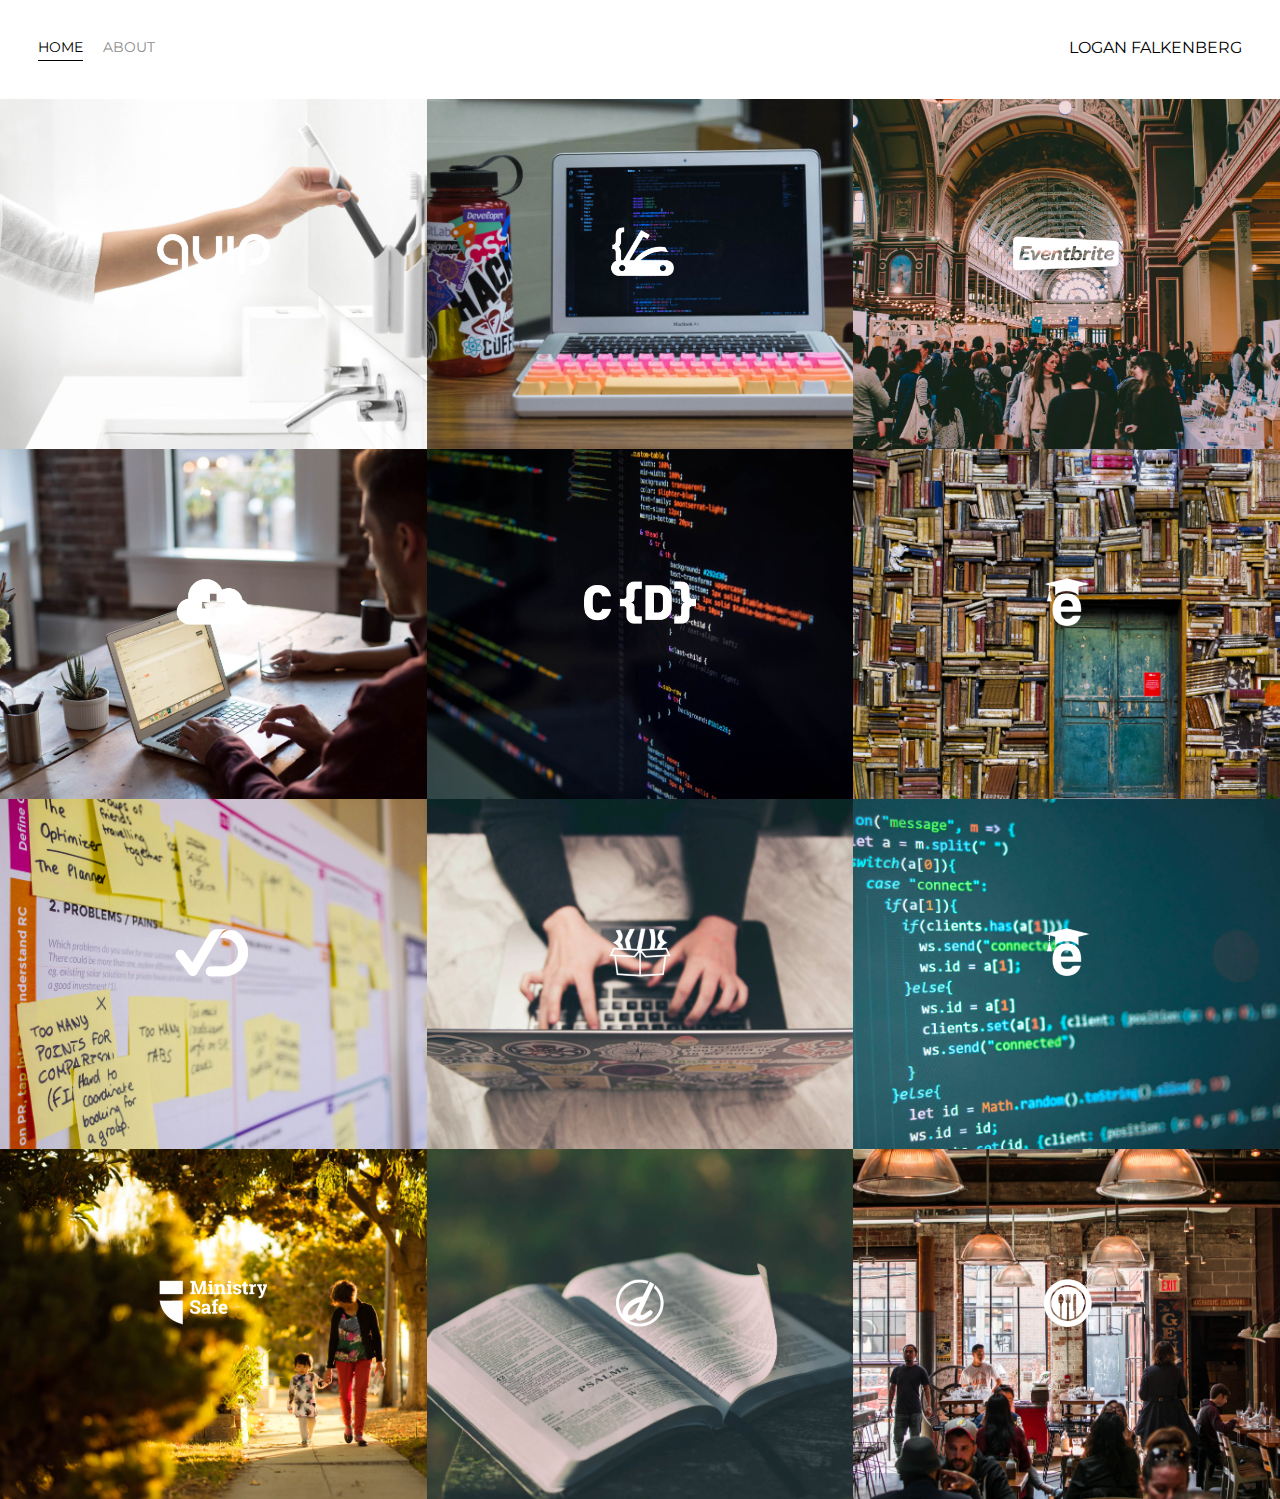
<file: Project-00/index.html>
<!DOCTYPE html>
<html>
<head>

    <meta charset='utf-8'>
    <title>Page Title</title>
    <link rel="preconnect" href="https://fonts.gstatic.com">
    <link href="https://fonts.googleapis.com/css2?family=Montserrat&display=swap" rel="stylesheet">
    <link rel="stylesheet" href="styles.css">

</head>

<body>
    
    <!-- Entire Webpage Class -->
    <div class="container">

        <!-- Navigation bar Classes -->
        <div class="nav-wrapper">

            <div class="left-side">
                <div class="nav-link-wrapper active-nav-link">
                    <!-- Sets up the link to take the user somewhere (HOME -> index.html file)-->
                    <a href="index.html">Home</a>
                </div>
                
                <div class="nav-link-wrapper">
                    <a href="about.html">About</a>
                </div> 
            </div>
                
            <div class="right-side">
                <div class="brand">
                    <div>LOGAN FALKENBERG</div>
                </div>   
            </div>

        </div>

        <!-- Everying under the nav bar Classes -->
        <div class="content-wrapper">
            <!-- Displays the collection of portfolio items -->
            <div class="portfolio-items-wrapper">

                <!--(1)-->
                <!-- Setting up the single portfolio(s) images -->
                <div class="portfolio-item-wrapper">
                    <!-- Setting up the background image of a portfolio -->
                    <div class="portfolio-img-background" style="background-image:url(images/portfolio1.jpg)"></div>

                    <div class="img-text-wrapper">
                        <div class="logo-wrapper">
                            <img src="images/logos/quip.png" alt="">
                        </div>

                        <div class="subtitle">
                            Portfolio One
                        </div>
                    </div>

                </div>

                <!--(2)-->
                <!-- Setting up the single portfolio(s) images -->
                <div class="portfolio-item-wrapper">
                    <!-- Setting up the background image of a portfolio -->
                    <div class="portfolio-img-background" style="background-image:url(images/portfolio2.jpg)"></div>

                    <div class="img-text-wrapper">
                        <div class="logo-wrapper">
                            <img src="images/logos/devcamp.png" alt="">
                        </div>

                        <div class="subtitle">
                            Portfolio Two
                        </div>
                    </div>

                </div>

                <!--(3)-->
                <!-- Setting up the single portfolio(s) images -->
                <div class="portfolio-item-wrapper">
                    <!-- Setting up the background image of a portfolio -->
                    <div class="portfolio-img-background" style="background-image:url(images/portfolio3.jpg)"></div>

                    <div class="img-text-wrapper">
                        <div class="logo-wrapper">
                            <img src="images/logos/eventbrite.png" alt="">
                        </div>

                        <div class="subtitle">
                            Portfolio Three
                        </div>
                    </div>

                </div>

                <!--(4)-->
                <!-- Setting up the single portfolio(s) images -->
                <div class="portfolio-item-wrapper">
                    <!-- Setting up the background image of a portfolio -->
                    <div class="portfolio-img-background" style="background-image:url(images/portfolio4.jpg)"></div>

                    <div class="img-text-wrapper">
                        <div class="logo-wrapper">
                            <img src="images/logos/shop-hacker.png" alt="">
                        </div>

                        <div class="subtitle">
                            Portfolio Four
                        </div>
                    </div>

                </div>

                <!--(5)-->
                <!-- Setting up the single portfolio(s) images -->
                <div class="portfolio-item-wrapper">
                    <!-- Setting up the background image of a portfolio -->
                    <div class="portfolio-img-background" style="background-image:url(images/portfolio5.jpg)"></div>

                    <div class="img-text-wrapper">
                        <div class="logo-wrapper">
                            <img src="images/logos/crondose.png" alt="">
                        </div>

                        <div class="subtitle">
                            Portfolio Five
                        </div>
                    </div>

                </div>

                <!--(6)-->
                <!-- Setting up the single portfolio(s) images -->
                <div class="portfolio-item-wrapper">
                    <!-- Setting up the background image of a portfolio -->
                    <div class="portfolio-img-background" style="background-image:url(images/portfolio6.jpg)"></div>

                    <div class="img-text-wrapper">
                        <div class="logo-wrapper">
                            <img src="images/logos/edutechional.png" alt="">
                        </div>

                        <div class="subtitle">
                            Portfolio Six 
                        </div>
                    </div>

                </div>

                <!--(7)-->
                <!-- Setting up the single portfolio(s) images -->
                <div class="portfolio-item-wrapper">
                    <!-- Setting up the background image of a portfolio -->
                    <div class="portfolio-img-background" style="background-image:url(images/portfolio7.jpg)"></div>

                    <div class="img-text-wrapper">
                        <div class="logo-wrapper">
                            <img src="images/logos/dashtrack.png" alt="">
                        </div>

                        <div class="subtitle">
                            Portfolio Seven
                        </div>
                    </div>

                </div>

                <!--(8)-->
                <!-- Setting up the single portfolio(s) images -->
                <div class="portfolio-item-wrapper">
                    <!-- Setting up the background image of a portfolio -->
                    <div class="portfolio-img-background" style="background-image:url(images/portfolio8.jpg)"></div>

                    <div class="img-text-wrapper">
                        <div class="logo-wrapper">
                            <img src="images/logos/devtrunk.png" alt="">
                        </div>

                        <div class="subtitle">
                            Portfolio Eight
                        </div>
                    </div>

                </div>

                <!--(9)-->
                <!-- Setting up the single portfolio(s) images -->
                <div class="portfolio-item-wrapper">
                    <!-- Setting up the background image of a portfolio -->
                    <div class="portfolio-img-background" style="background-image:url(images/portfolio9.jpg)"></div>

                    <div class="img-text-wrapper">
                        <div class="logo-wrapper">
                            <img src="images/logos/edutechional.png" alt="">
                        </div>

                        <div class="subtitle">
                            Portfolio Nine
                        </div>
                    </div>

                </div>

                <!--(10)-->
                <!-- Setting up the single portfolio(s) images -->
                <div class="portfolio-item-wrapper">
                    <!-- Setting up the background image of a portfolio -->
                    <div class="portfolio-img-background" style="background-image:url(images/portfolio10.jpg)"></div>

                    <div class="img-text-wrapper">
                        <div class="logo-wrapper">
                            <img src="images/logos/ministry-safe.png" alt="">
                        </div>

                        <div class="subtitle">
                            Portfolio Ten
                        </div>
                    </div>

                </div>

                <!--(11)-->
                <!-- Setting up the single portfolio(s) images -->
                <div class="portfolio-item-wrapper">
                    <!-- Setting up the background image of a portfolio -->
                    <div class="portfolio-img-background" style="background-image:url(images/portfolio11.jpg)"></div>

                    <div class="img-text-wrapper">
                        <div class="logo-wrapper">
                            <img src="images/logos/open-devos.png" alt="">
                        </div>

                        <div class="subtitle">
                            <!-- Text naturally gets put underneath the picture -->
                            Portfolio Eleven
                        </div>
                    </div>

                </div>

                <!--(12)-->
                <!-- Setting up the single portfolio(s) images -->
                <div class="portfolio-item-wrapper">
                    <!-- Setting up the background image of a portfolio -->
                    <div class="portfolio-img-background" style="background-image:url(images/portfolio12.jpg)"></div>

                    <div class="img-text-wrapper">
                        <div class="logo-wrapper">
                            <img src="images/logos/toastability.png" alt="">
                        </div>

                        <div class="subtitle">
                            Portfolio Twelve
                        </div>
                    </div>

                </div>

            </div>

        </div>

    </div>

</body>

<!-- Don't want javascript to run before HTML -->
<!-- Javascript -->
<script>

    // Selects all of the single portfolio items and essentially stores them in an array
    const portfolioItems = document.querySelectorAll('.portfolio-item-wrapper')

    // forEach() takes a function, runs a process for each one of the portfolio items
    // Every time the page loads, this is going to run
    portfolioItems.forEach(portfolioItem =>{
        // Use mouseover instead of hover (also takes a function (anonymous function))
        portfolioItem.addEventListener('mouseover', () => {

            // Nested divs come out (childNodes)
            // console.log(portfolioItem.childNodes[3].classList);
            portfolioItem.childNodes[3].classList.add('img-darken');
        })

        portfolioItem.addEventListener('mouseout', () => {

            // Nested divs come out (childNodes)
            // console.log(portfolioItem.childNodes[3].classList);
            portfolioItem.childNodes[3].classList.remove('img-darken');
        })
    })
    
</script>

</html>
</file>
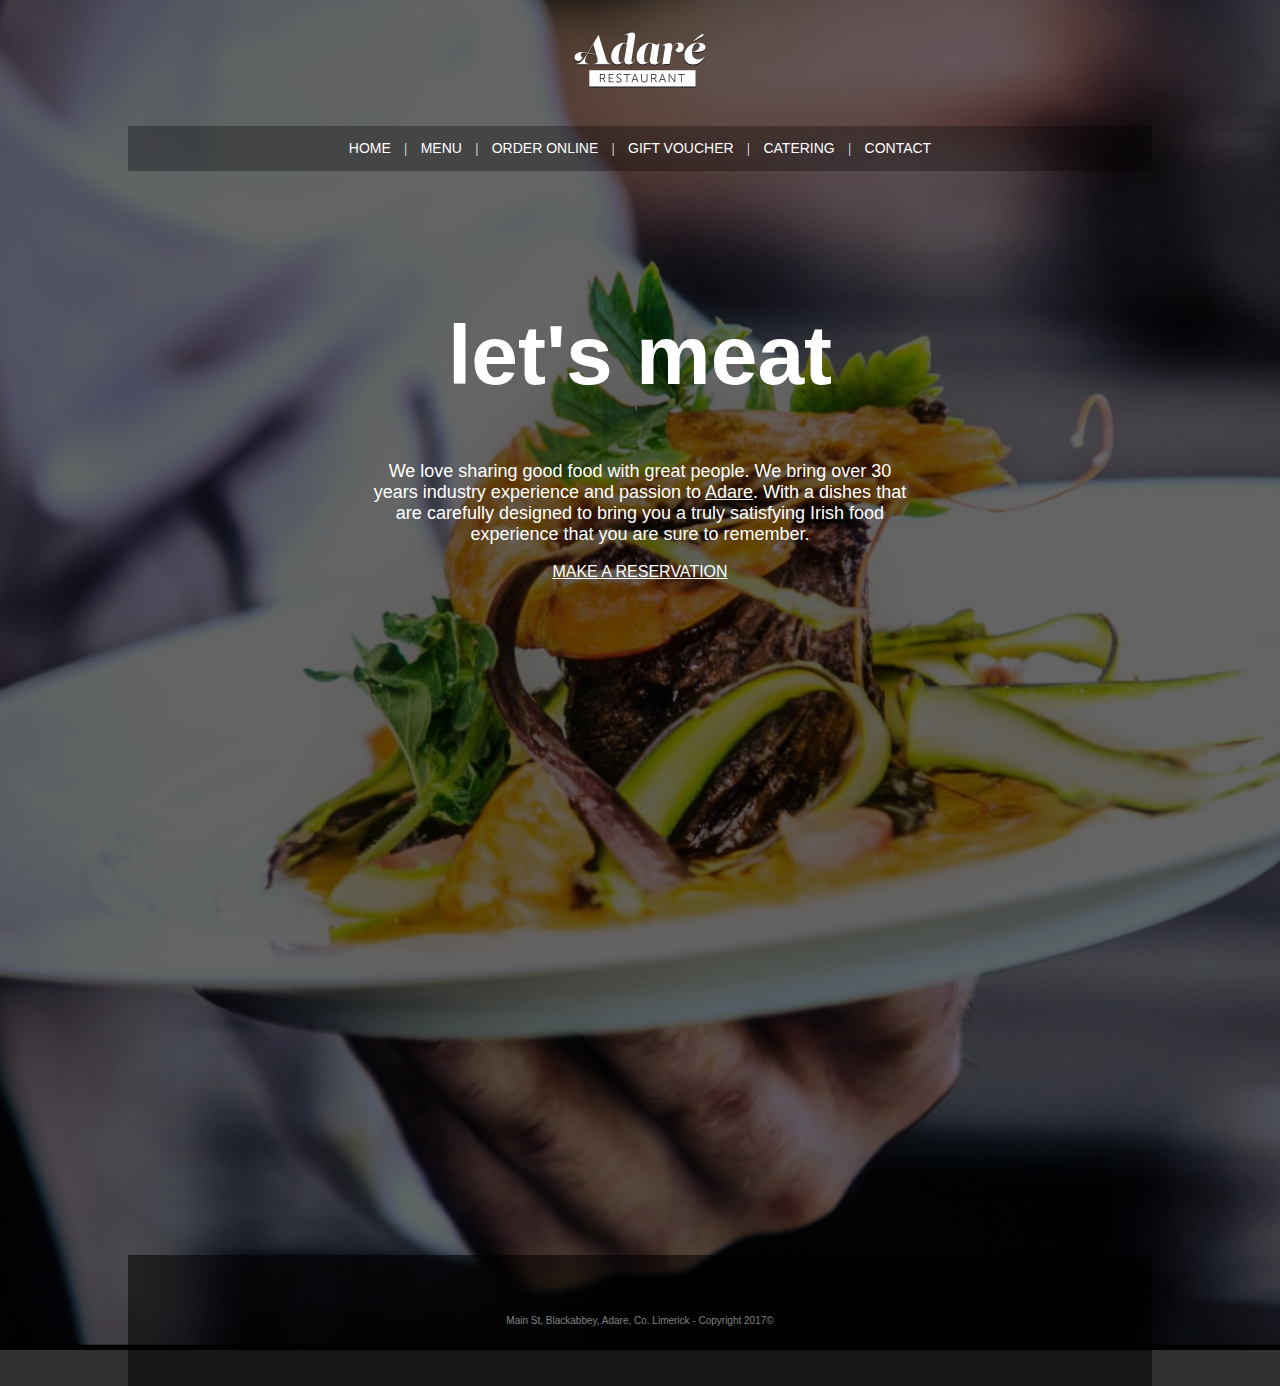
<file: Project-01/index.html>
<!DOCTYPE html>
<html lang="en">
<head>
    <meta charset="UTF-8">
    <meta http-equiv="X-UA-Compatible" content="IE=edge">
    <meta name="viewport" content="width=device-width, initial-scale=1.0">
    <title>Adare Restaurant</title>
    <!-- Links the HTML file to the CSS style file -->
    <link rel="stylesheet" href="main-style.css">
</head>
<body>
    
    <!-- Creates a container that wraps around all of the elements of the body of the website -->
    <div class="container">

        <!-- This is an HTML tag, which is basically a div with a different name -->
        <header>
            
            <!-- alt is for describing the image if it doesn't appear -->
            <img src="images/logo-adare-restaurant.png" alt="Logo for Adare Restaurant">

        </header>


        <nav>

            <a href="#">HOME</a>
            |
            <a href="#">MENU</a>
            |
            <a href="#">ORDER ONLINE</a>
            |
            <a href="#">GIFT VOUCHER</a>
            |
            <a href="#">CATERING</a>
            |
            <a href="#">CONTACT</a>

        </nav>


        <main>  

            <h1>let's meat</h1>

            <p>We love sharing good food with great people. We bring over 30 years industry experience and passion to <a href="#">Adare</a>. With a dishes that are carefully designed to bring you a truly satisfying Irish food experience that you are sure to remember. </p>

            <!-- Makes a hyperlink that sends an email regarding a reservation -->
            <a href="mailto:loganf0101@gmail.com?Subject=Reservation">MAKE A RESERVATION</a>

            

        </main>

        <section class="maps">

            <!-- This loads in the map for the webpage -->
            <iframe src="https://www.google.com/maps/embed?pb=!1m18!1m12!1m3!1d38804.73343388403!2d-8.812242699927648!3d52.564261048478436!2m3!1f0!2f0!3f0!3m2!1i1024!2i768!4f13.1!3m3!1m2!1s0x485b460ddb875af7%3A0xdb34accde986ee58!2sThe%20Carriage%20House%20at%20Adare%20Manor!5e0!3m2!1sen!2sus!4v1624130940737!5m2!1sen!2sus" width="1024" height="500" style="border:0;" allowfullscreen="" loading="lazy"></iframe>

            <!-- This puts a youtube video into the website -->
            <!-- <iframe width="1024" height="600" src="https://www.youtube.com/embed/X_7P4YmkfY8" title="YouTube video player" frameborder="0" allow="accelerometer; autoplay; clipboard-write; encrypted-media; gyroscope; picture-in-picture" allowfullscreen></iframe> -->

            <!-- Gets a table reservation widget -->
            <!-- <script type='text/javascript' src='//www.opentable.com/widget/reservation/loader?rid=412810&type=standard&theme=standard&iframe=true&domain=com&lang=en-US&newtab=false&ot_source=Restaurant%20website'></script> -->

        </section>


        <footer>

            <p>Main St, Blackabbey, Adare, Co. Limerick - Copyright 2017©</p>

        </footer>

    </div> <!-- End of container class -->

</body>
</html>
</file>
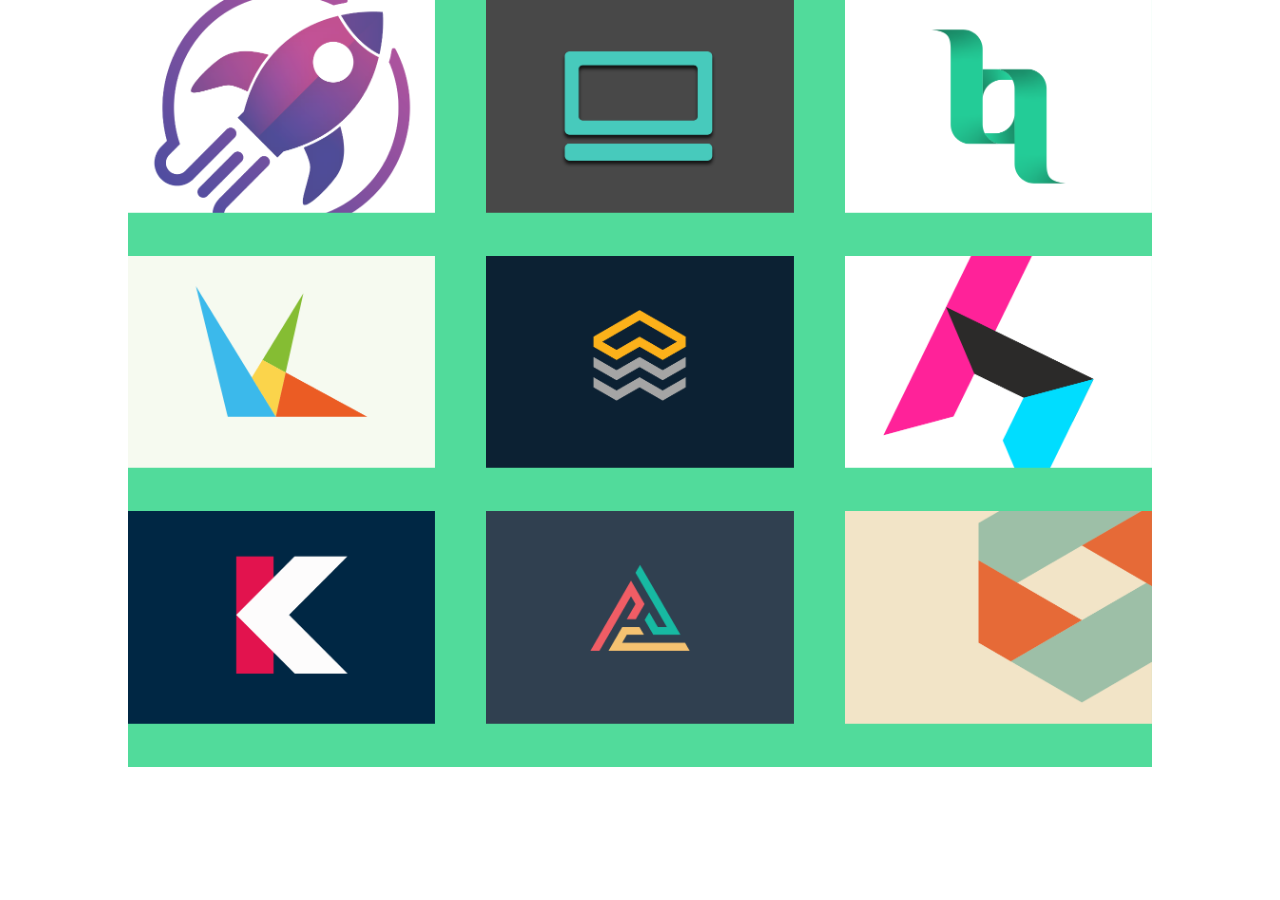
<file: Project-04/index.html>
<!DOCTYPE html>
 <!--
     ________________________________________________
     |              __    __   ________             |
     |             |  |  |  | |__    __|            |
     |             |  |  |  |    |  |               |
     |             |  |__|  |    |  |               |
     |             |   __   |    |  |               |
     |             |  |  |  |    |  |               |
     |             |  |  |  |  __|  |__             |
     |             |__|  |__| |________|            |
     |______________________________________________|

-->    
<html lang="en">
<head>
    <meta charset="UTF-8">
    <meta http-equiv="X-UA-Compatible" content="IE=edge">
    <meta name="viewport" content="width=device-width, initial-scale=1.0">
    <title>Document</title>
    <link rel="stylesheet" href="cssreset-meyers.css">
    <link rel="stylesheet" href="styles.css">
    
</head>

<body>
    
    <!-- Wraps around entire webpage -->
    <div class="container">

        <div class="col"><img src="images/image1@2x.png" alt=""></div>
        <div class="col"><img src="images/image2@2x.png" alt=""></div>
        <div class="col"><img src="images/image3@2x.png" alt=""></div>
        <div class="col"><img src="images/image4@2x.png" alt=""></div>
        <div class="col hide-mobile"><img src="images/image5@2x.png" alt=""></div>
        <div class="col hide-mobile"><img src="images/image6@2x.png" alt=""></div>
        <div class="col hide-mobile"><img src="images/image7@2x.png" alt=""></div>
        <div class="col hide-mobile"><img src="images/image8@2x.png" alt=""></div>
        <div class="col hide-mobile"><img src="images/image9@2x.png" alt=""></div>
        <div class="col hide-desktop-only"><img src="images/image10@2x.png" alt=""></div>

        
        
        

    </div>


</body>
</html>
</file>
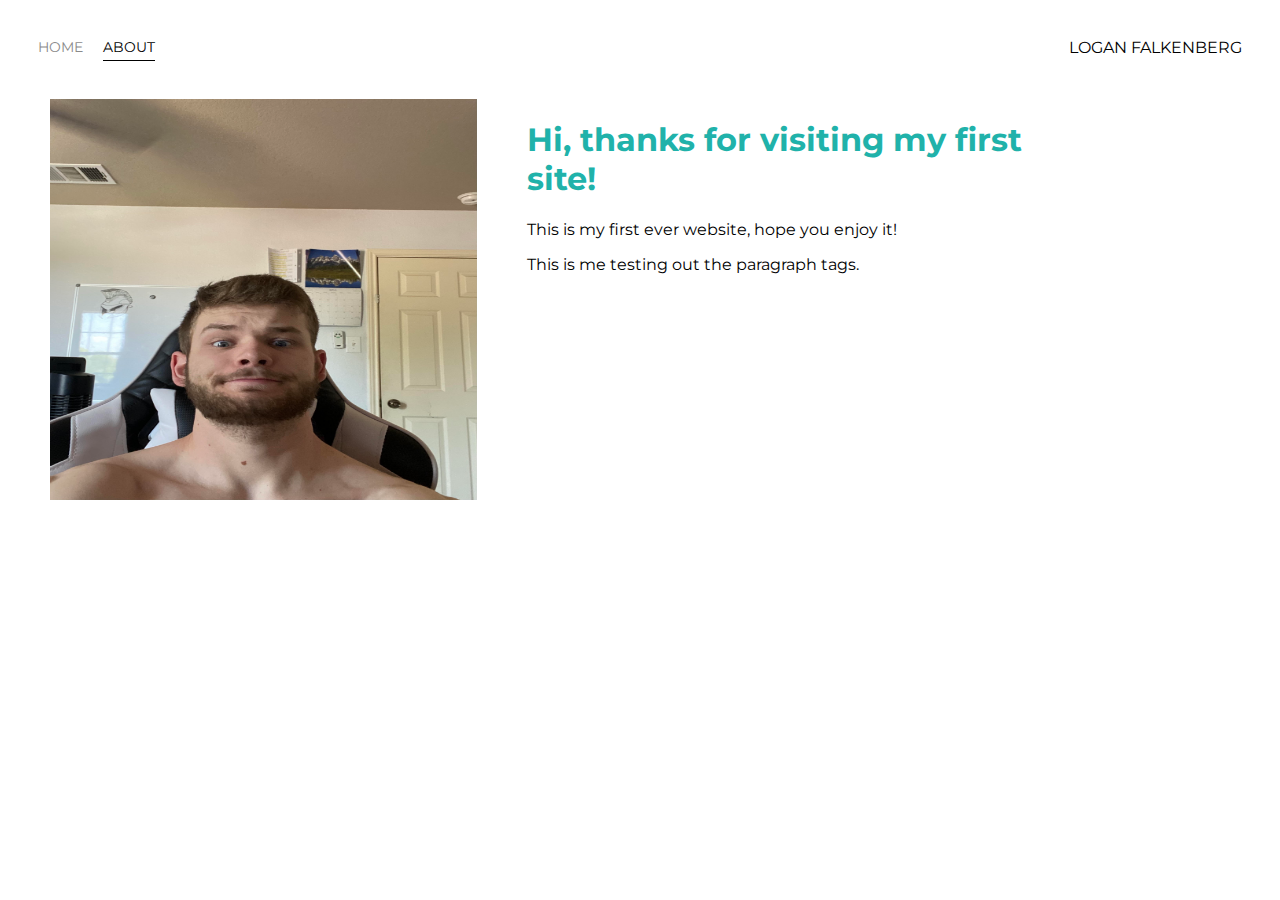
<file: Project-00/about.html>
<!DOCTYPE html>
<html>
<head>

    <meta charset='utf-8'>
    <title>About</title>
    <link rel="preconnect" href="https://fonts.gstatic.com">
    <link href="https://fonts.googleapis.com/css2?family=Montserrat&display=swap" rel="stylesheet">
    <link rel="stylesheet" href="styles.css">

</head>

<body>
    
    <!-- Entire Webpage Class -->
    <div class="container">

        <!-- Navigation bar Classes -->
        <div class="nav-wrapper">

            <div class="left-side">
                <div class="nav-link-wrapper">
                    <!-- Sets up the link to take the user somewhere (HOME -> index.html file)-->
                    <a href="index.html">Home</a>
                </div>
                
                <div class="nav-link-wrapper active-nav-link">
                    <a href="about.html">About</a>
                </div> 
            </div>
                
            <div class="right-side">
                <div class="brand">
                    <div>LOGAN FALKENBERG</div>
                </div>   
            </div>

        </div>

        <!-- Everying under the nav bar Classes -->
        <div class="content-wrapper">
           
            <div class="two-column-wrapper">

                <div class="profile-image-wrapper">

                    <img src="images/profile.jpg" alt="">

                </div>

                <div class="profile-content-wrapper">

                    <h1>Hi, thanks for visiting my first site!</h1>

                    <p>This is my first ever website, hope you enjoy it!</p>

                    <p>This is me testing out the paragraph tags.</p>

                </div>

            </div>

        </div>

    </div>

</body>



</html>
</file>
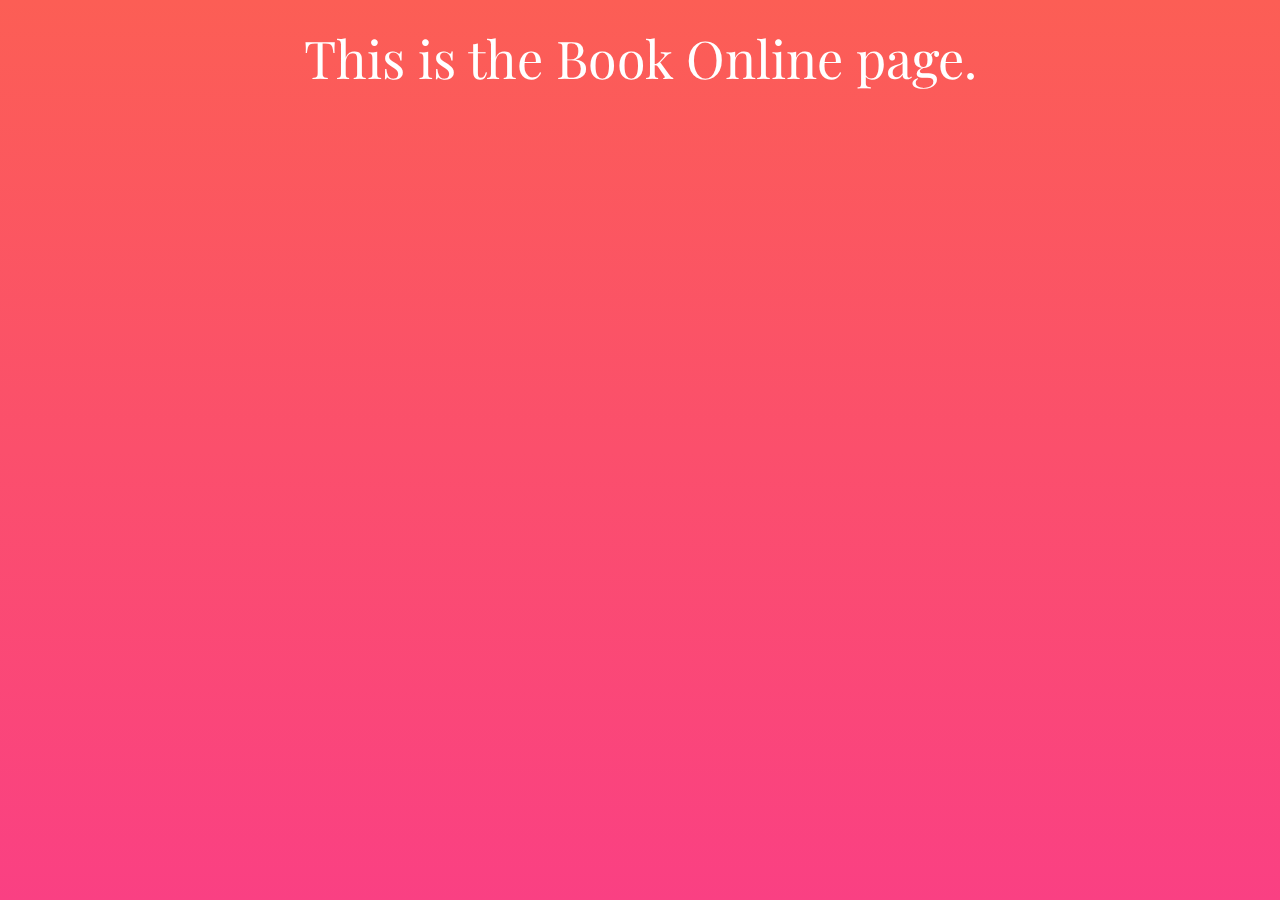
<file: Project-02/book-online-page.html>
<!DOCTYPE html>
<html lang="en">
<head>
    <meta charset="UTF-8">
    <meta http-equiv="X-UA-Compatible" content="IE=edge">
    <meta name="viewport" content="width=device-width, initial-scale=1.0">
    <title>Book Online</title>

    <link rel="stylesheet" href="book-online-styles.css">

    <!-- Eric Meyers reset needs to be in front of the styles sheet, or weird stuff will happen -->
    <link rel="stylesheet" href="css-reset.css">

    <!-- Import new fonts -->
    <link rel="preconnect" href="https://fonts.gstatic.com">
    <link href="https://fonts.googleapis.com/css2?family=Playfair+Display&family=Roboto:wght@100&display=swap" rel="stylesheet">


</head>

<body>

    <div class="container">

        <main>

            <h1 class="main-title">This is the Book Online page.</h1>

        </main>

    </div>

    
</body>
</html>
</file>
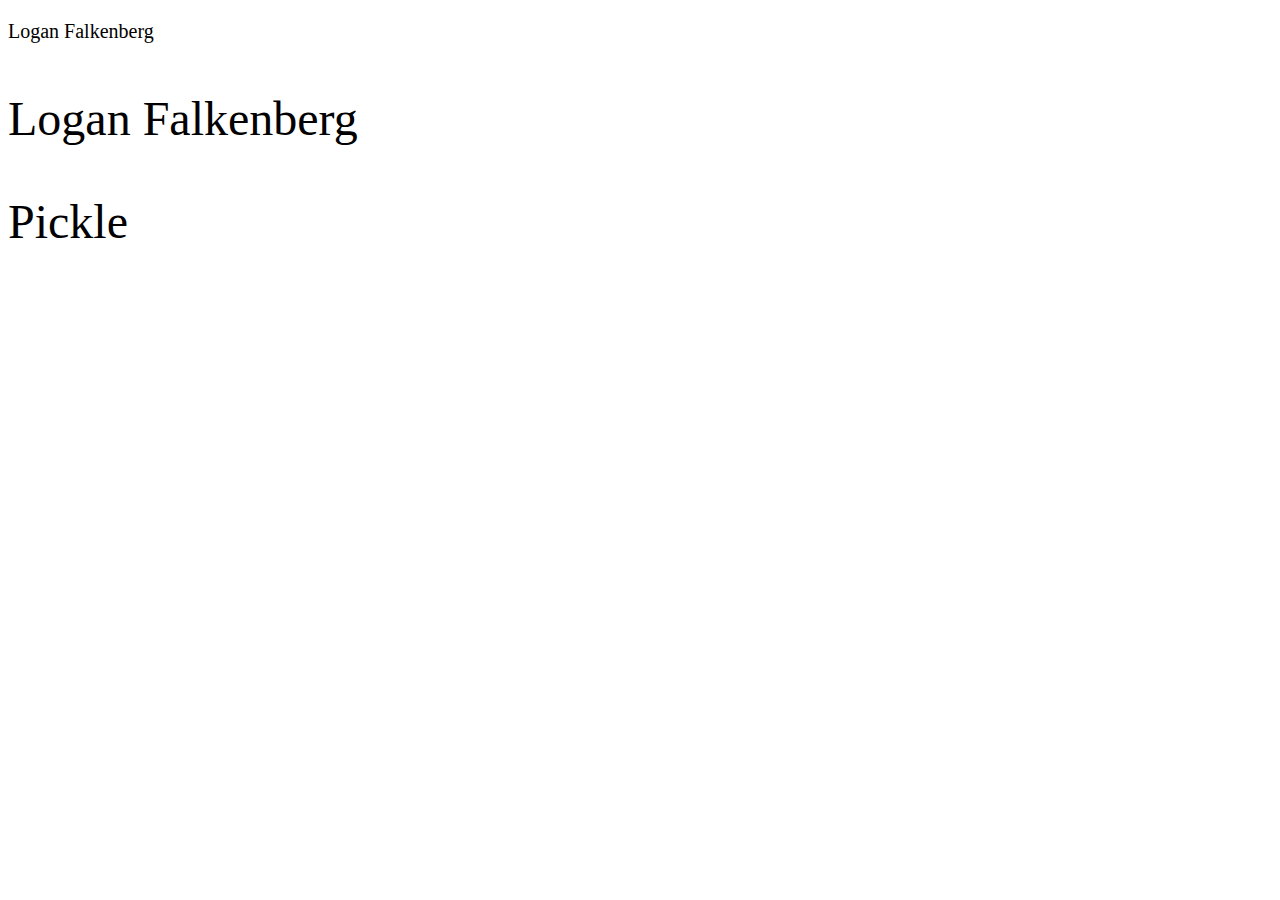
<file: Project-02/fontcraziness.html>
<!DOCTYPE html>
<html lang="en">
<head>
    <meta charset="UTF-8">
    <meta http-equiv="X-UA-Compatible" content="IE=edge">
    <meta name="viewport" content="width=device-width, initial-scale=1.0">
    <title>Document</title>

    <style>

        .badsize {

            /* px is an absolute font, can't be changed */
            font-size: 20px;
            /* font-size: 1.25rem; */

        }

        .goodsize {

            /* 3rem is 3 times what ever the originial font size is. It's also relative, so it can change size, unlike if it was in a px dimension 
            1 px = 0.0625 rem
            20 px * 0.0625 = 1.25 rem */
            font-size: 3rem;

        }

        .mybox {

            /* em builds on eachother, so if you had 3em and 2em, it would be 5em, which would make the font larger */
            font-size: 2em;

        }


    </style>

</head>

<body>

    <p class="badsize">Logan Falkenberg</p>
    <p class="goodsize">Logan Falkenberg</p>

    <div class="mybox">

        <p class="goodsize">Pickle</p>

    </div>
    
    
</body>
</html>
</file>
<file: Project-00/styles.css>
/* MASTER STYLES */
/* Grabs the body of the html document */
body {

    font-family: 'Montserrat', sans-serif;
    margin: 0px;

}


.container {

    display: grid;

    /* Want the container to use a grid that are in units of 1 fractional unit */
    grid-template-columns: 1fr;

}


/* NAV STYLES */
.nav-wrapper {

    /* Takes divs (left-side, right-side) inside of wrapper and 
    basically doesn't have the elements stack, puts them next to eachother.
    It also ignores the child divs inside of the left-side and right-side */
    display: flex;
    justify-content: space-between;
    padding: 38px;
}


/* Gets the left-side class inside the index.html file */
.left-side {

    /* Puts the links next to eachother */
    display: flex;

}


/* This goes inside the nav-wrapper, then inside the left-side class, then gets the divs inside of the left-side class */
.nav-wrapper > .left-side > div {

    margin-right: 20px;
    font-size: 0.9em;
    text-transform: uppercase;

}


.nav-link-wrapper {

    height: 22px;
    border-bottom: 1px solid transparent;
    transition: border-bottom 0.5s; /* 0.5s means half a second */

}


/* Just grab the a link(s) */
.nav-link-wrapper a {

    color: #8a8a8a;
    text-decoration: none; /* Removes the default underline */
    transform: color 0.5s; /* Setting up 2 animations*/

}


/* For the div */
.nav-link-wrapper:hover {

    border-bottom: 1px solid black;

}


/* For the link */
.nav-link-wrapper a:hover {

    color: black;

}


.active-nav-link {

    border-bottom: 1px solid black;
    
}


.active-nav-link a {

    /* override default color behavior */
    color: black !important;
    
}


/* PORTFOLIO STYLES */

.portfolio-items-wrapper{

    display: grid;
    /* Give each one of the 3 columns one of their own full sized columns */
    grid-template-columns: 1fr 1fr 1fr;

}


.portfolio-item-wrapper {

    /* Makes it easier to position items */
    position: relative;

}


.portfolio-img-background {

    height: 350px;
    
    /* Width will adjust automatically */
    width: 100%;

    /* Makes images sit tightly next to eachother */
    background-size: cover;

    background-position: center;
    background-repeat: no-repeat;

}


.img-text-wrapper {

    /* potition: relative is required to be able to use position: absolute */
    position: absolute;

    /* position is at the top of the div */
    top: 0;
    display: flex;
    flex-direction: column;

    /* Center them left to right, top to bottom */
    justify-content: center;
    align-items: center;
    height: 100%;
    text-align: center;
    padding-left: 100px;
    padding-right: 100px;


}


/* img grabs the image in the logo-wrapper class */
.logo-wrapper img{
    width: 50%;
    margin-bottom: 20px;
}


.img-text-wrapper .subtitle{

    transition: 1s;
    color: transparent;
    /* font-weight makes the text bold */
    font-weight: 600;

}


/* Needs to be more specific with selector */
.img-text-wrapper:hover .subtitle {

    color: lightseagreen;

}


/* Makes the image darken when we hover over it */
.img-darken {

    transition: 1s;
    filter: brightness(10%);

}

/* ABOUT PAGE STYLES */
.two-column-wrapper {

    display: grid;
    grid-template-columns: .5fr 1fr;

}


.profile-image-wrapper img {

    padding-left: 50px;
    width: 100%;
    height: 70%;

}


.profile-content-wrapper {

    padding-left: 100px;
    padding-right: 200px;

}


.profile-content-wrapper h1{
    color: lightseagreen;
}
</file>
<file: Project-01/main-style.css>
html {

    /* Makes it so the background image stays in the window and doesn't have any outside space showing */
    height: 150%;

}

body {

    background-color: rgb(49, 49, 49);

    background-image: url(images/background-adare-restaurant.jpg);
    
    /* Allows the background image to dynamically change when the window size is modified */
    background-size: cover;

    background-repeat: no-repeat;

    /* Centers the background image */
    background-position: center;

}

.container {

    /* Centers all elements within container */
    margin-left: auto;
    margin-right: auto;

    /* Sets the width for all of the elements within container */
    width: 1024px;

}

header {

    height: 118px;

    /* Centers what's in the header, for this instance it's the logo */
    text-align: center;

}

nav {

    background-color: rgba(0, 0, 0, 0.30);
    /* height: 40px; */
    text-align: center;
    padding-top: 14px;
    padding-bottom: 14px;
    color: white;
    font-size: 14px;

}

/* Hyperlink Styles for the nav */
nav a {

    /* Changes the color/font of just the hyperlink text */
    color: white;
    font-family: Arial, Helvetica, sans-serif;
    text-decoration: none;
    /* font-size: 12px; */

    /* Makes them spaced out from eachother */
    padding-left: 10px;
    padding-right: 10px;

}

main {

    height: 400px;
    text-align: center;

    /* This squishes it together */
    padding-top: 80px;
    padding-left: 240px;
    padding-right: 240px;

}

/* Hyperlink styles for the main */
main a {

    /* Change the color/font of the hyperlink */
    color: white;
    font-family: Arial, Helvetica, sans-serif;
    /* Makes the hyperlink not have an underline */
    /* text-decoration: none; */

}

.maps {

    padding-bottom: 100px;

}

footer {

    background-color: rgba(0, 0, 0, 0.548);
    padding-top: 50px;
    padding-bottom: 50px;

}

footer p {

    color: rgba(255, 255, 255, 0.507);
    font-family: Arial, Helvetica, sans-serif;
    text-align: center;
    font-size: 10px;
    

}

h1 {

    font-size: 84px;
    color: white;
    font-family: Arial, Helvetica, sans-serif;
    
}

p {

    font-size: 18px;
    color: white;
    font-family: Arial, Helvetica, sans-serif
    
}
</file>
<file: Project-04/styles.css>
/* Global View (desktop view) */

.body {

    margin: 0;

}


.hide-desktop-only {

    display: none;

}

.container {

    background-color: rgb(81, 219, 155);
    min-height: 500px;
    max-width: 1024px;

    /* Centers the container in the middle of the page */
    margin: 0 auto;

    /* Puts them next to eachother */
    display: flex;

    /* Makes them wrap next to eachother */
    flex-wrap: wrap;

    /* Puts space between the sides of the boxes */
    justify-content: space-between;

}

.col {

    /* This width is smaller so it can fit more in the space because the screen is bigger */
    width: 30%;

    /* Puts space on the bottom of the boxes to seperate them */
    margin-bottom: 40px;
}

.col img {

    width: 100%;
    height: auto;

}

/* Media Query */
/* When the screen reaches this size, trigger the code inside of it */
/* Tablet View */
@media (max-width: 768px) {

    .col {

        width: 45%;

    }

    .hide-desktop-only {

        display: block;
    
    }
    
}

/* Mobile View */
/* usually make it 400px */
@media (max-width: 400px) {

    .col {

        width: 100%;

    }

    .hide-mobile {

        display: none;
    }

}
</file>
<file: Project-02/book-online-styles.css>
html {

    height: 100%;

}

body {

/* This creates a gradient */
background-image: linear-gradient(#FC5E55,#FA4083);

/* Sets the default font and color for the website */
/* font-family: 'Playfair Display', serif; */
font-family: 'Roboto', sans-serif;
color: white;

font-size: 1.125rem;

}

.container {

width: 1024px;

/* This makes the height have a min of 300px, and a dynamic max height depending on whatever is in the container. More useful than default height */
min-height: 300px;

/* Center the container */
margin-left: auto;
margin-right: auto;

}

main {

    min-height: 300px;
    /* display: flex; */

    /* Centers the items in main vertically */
    align-items: center;

}

.main-title {

    font-size: 3.25rem;
    font-family: 'Playfair Display', serif;
    margin-bottom: 1rem;
    margin-top: 2rem;
    text-align: center;

}
</file>
<file: Project-04/cssreset-meyers.css>
/* http://meyerweb.com/eric/tools/css/reset/ 
   v2.0 | 20110126
   License: none (public domain)
*/

html, body, div, span, applet, object, iframe,
h1, h2, h3, h4, h5, h6, p, blockquote, pre,
a, abbr, acronym, address, big, cite, code,
del, dfn, em, img, ins, kbd, q, s, samp,
small, strike, strong, sub, sup, tt, var,
b, u, i, center,
dl, dt, dd, ol, ul, li,
fieldset, form, label, legend,
table, caption, tbody, tfoot, thead, tr, th, td,
article, aside, canvas, details, embed, 
figure, figcaption, footer, header, hgroup, 
menu, nav, output, ruby, section, summary,
time, mark, audio, video {
	margin: 0;
	padding: 0;
	border: 0;
	font-size: 100%;
	font: inherit;
	vertical-align: baseline;
}
/* HTML5 display-role reset for older browsers */
article, aside, details, figcaption, figure, 
footer, header, hgroup, menu, nav, section {
	display: block;
}
body {
	line-height: 1;
}
ol, ul {
	list-style: none;
}
blockquote, q {
	quotes: none;
}
blockquote:before, blockquote:after,
q:before, q:after {
	content: '';
	content: none;
}
table {
	border-collapse: collapse;
	border-spacing: 0;
}
</file>
